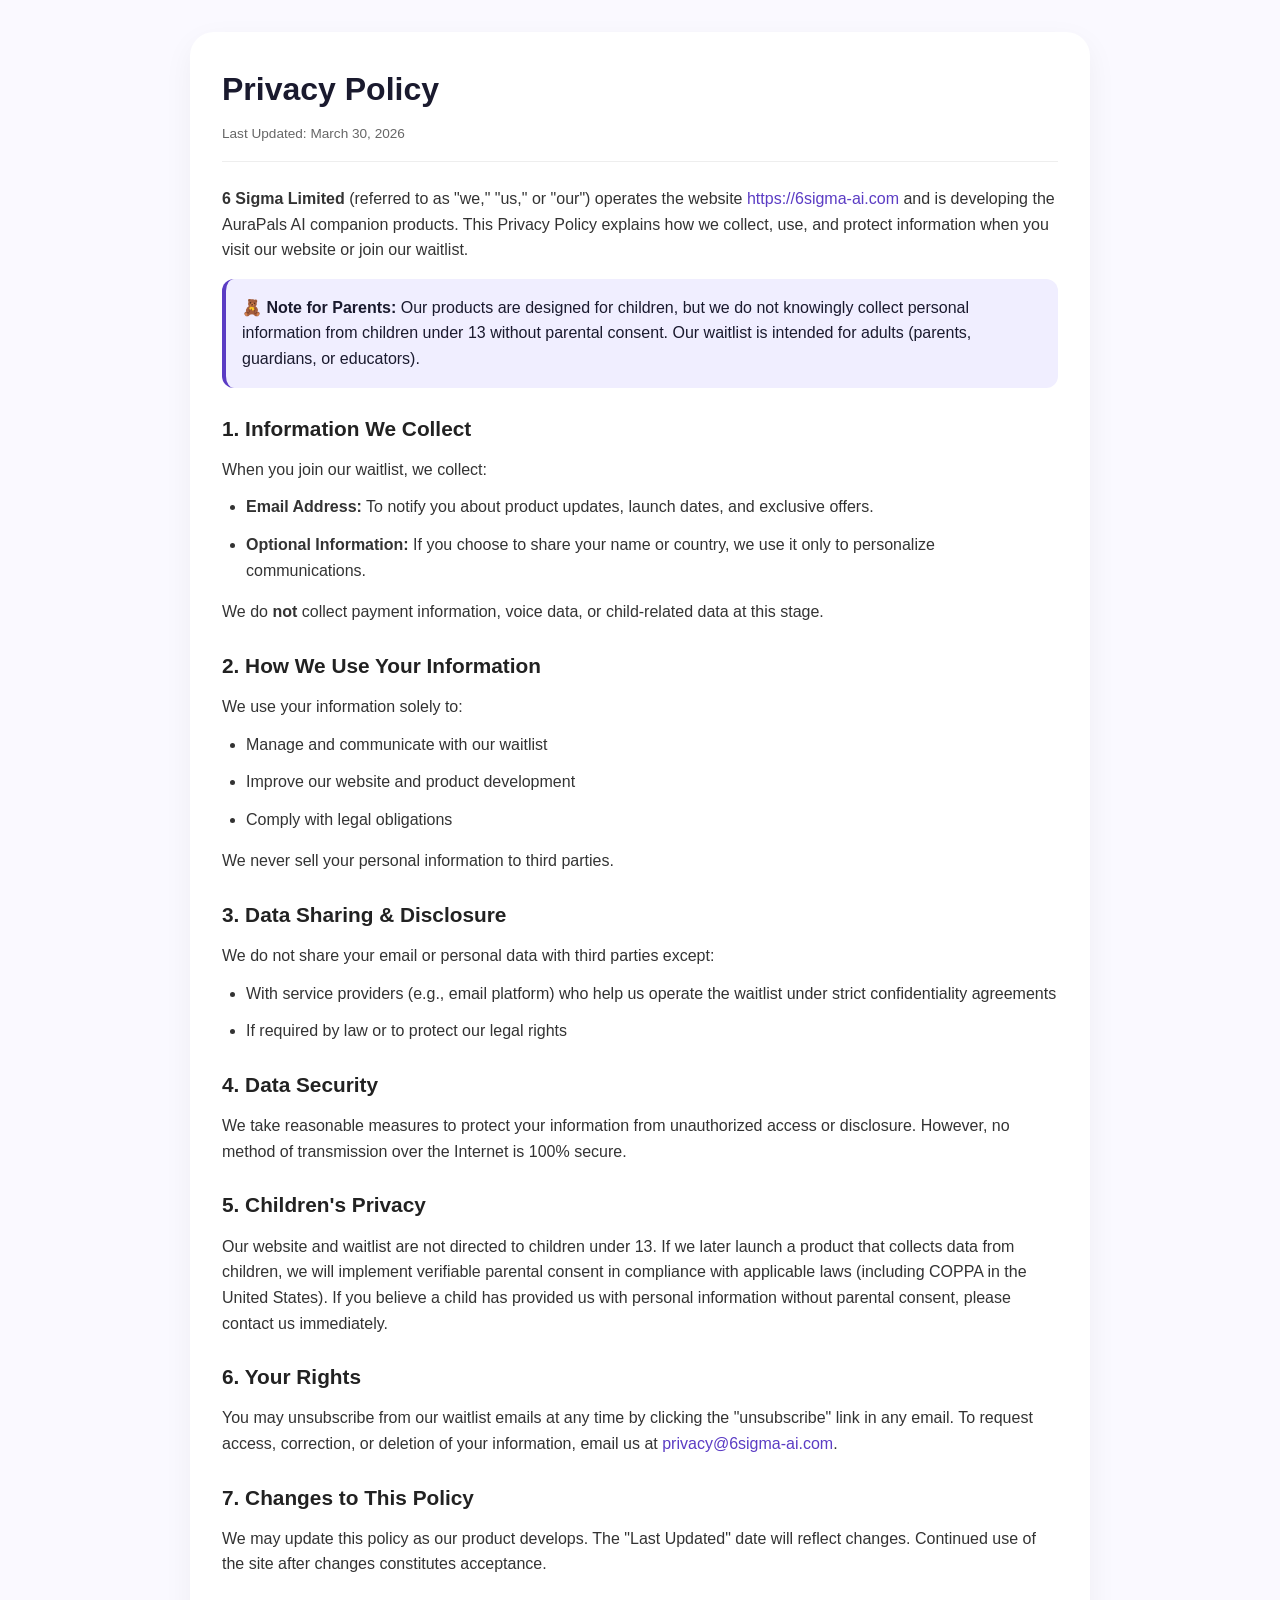
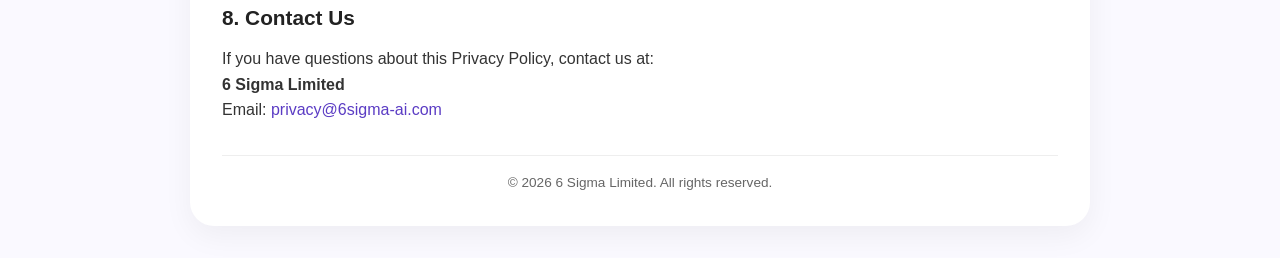
<file: privacy/Privacy Doc.html>
<!DOCTYPE html>
<html lang="en">
<head>
    <meta charset="UTF-8">
    <meta name="viewport" content="width=device-width, initial-scale=1.0">
    <title>Privacy Policy | 6 Sigma AI</title>
    <style>
        * {
            margin: 0;
            padding: 0;
            box-sizing: border-box;
        }
        body {
            font-family: -apple-system, BlinkMacSystemFont, 'Segoe UI', Roboto, Helvetica, Arial, sans-serif;
            line-height: 1.6;
            color: #1a1a2e;
            background: #faf9ff;
            padding: 2rem 1rem;
        }
        .container {
            max-width: 900px;
            margin: 0 auto;
            background: white;
            border-radius: 24px;
            box-shadow: 0 10px 30px rgba(0,0,0,0.05);
            padding: 2rem;
        }
        h1 {
            font-size: 2rem;
            margin-bottom: 0.5rem;
            color: #1a1a2e;
        }
        .last-updated {
            color: #666;
            font-size: 0.85rem;
            border-bottom: 1px solid #eee;
            padding-bottom: 1rem;
            margin-bottom: 1.5rem;
        }
        h2 {
            font-size: 1.3rem;
            margin: 1.5rem 0 0.75rem 0;
            color: #222;
        }
        p, li {
            margin-bottom: 0.75rem;
            color: #333;
        }
        ul {
            margin-left: 1.5rem;
            margin-bottom: 1rem;
        }
        a {
            color: #5b3cc4;
            text-decoration: none;
        }
        a:hover {
            text-decoration: underline;
        }
        .highlight {
            background: #f0eeff;
            padding: 1rem;
            border-radius: 12px;
            margin: 1rem 0;
            border-left: 4px solid #5b3cc4;
        }
        footer {
            margin-top: 2rem;
            padding-top: 1rem;
            border-top: 1px solid #eee;
            font-size: 0.85rem;
            text-align: center;
            color: #666;
        }
        @media (max-width: 600px) {
            .container {
                padding: 1.5rem;
            }
            h1 {
                font-size: 1.6rem;
            }
        }
    </style>
</head>
<body>
    <div class="container">
        <h1>Privacy Policy</h1>
        <div class="last-updated">Last Updated: March 30, 2026</div>

        <p><strong>6 Sigma Limited</strong> (referred to as "we," "us," or "our") operates the website <a href="https://6sigma-ai.com">https://6sigma-ai.com</a> and is developing the AuraPals AI companion products. This Privacy Policy explains how we collect, use, and protect information when you visit our website or join our waitlist.</p>

        <div class="highlight">
            <strong>🧸 Note for Parents:</strong> Our products are designed for children, but we do not knowingly collect personal information from children under 13 without parental consent. Our waitlist is intended for adults (parents, guardians, or educators).
        </div>

        <h2>1. Information We Collect</h2>
        <p>When you join our waitlist, we collect:</p>
        <ul>
            <li><strong>Email Address:</strong> To notify you about product updates, launch dates, and exclusive offers.</li>
            <li><strong>Optional Information:</strong> If you choose to share your name or country, we use it only to personalize communications.</li>
        </ul>
        <p>We do <strong>not</strong> collect payment information, voice data, or child-related data at this stage.</p>

        <h2>2. How We Use Your Information</h2>
        <p>We use your information solely to:</p>
        <ul>
            <li>Manage and communicate with our waitlist</li>
            <li>Improve our website and product development</li>
            <li>Comply with legal obligations</li>
        </ul>
        <p>We never sell your personal information to third parties.</p>

        <h2>3. Data Sharing & Disclosure</h2>
        <p>We do not share your email or personal data with third parties except:</p>
        <ul>
            <li>With service providers (e.g., email platform) who help us operate the waitlist under strict confidentiality agreements</li>
            <li>If required by law or to protect our legal rights</li>
        </ul>

        <h2>4. Data Security</h2>
        <p>We take reasonable measures to protect your information from unauthorized access or disclosure. However, no method of transmission over the Internet is 100% secure.</p>

        <h2>5. Children's Privacy</h2>
        <p>Our website and waitlist are not directed to children under 13. If we later launch a product that collects data from children, we will implement verifiable parental consent in compliance with applicable laws (including COPPA in the United States). If you believe a child has provided us with personal information without parental consent, please contact us immediately.</p>

        <h2>6. Your Rights</h2>
        <p>You may unsubscribe from our waitlist emails at any time by clicking the "unsubscribe" link in any email. To request access, correction, or deletion of your information, email us at <a href="mailto:privacy@6sigma-ai.com">privacy@6sigma-ai.com</a>.</p>

        <h2>7. Changes to This Policy</h2>
        <p>We may update this policy as our product develops. The "Last Updated" date will reflect changes. Continued use of the site after changes constitutes acceptance.</p>

        <h2>8. Contact Us</h2>
        <p>If you have questions about this Privacy Policy, contact us at:<br>
        <strong>6 Sigma Limited</strong><br>
        Email: <a href="mailto:privacy@6sigma-ai.com">privacy@6sigma-ai.com</a></p>

        <footer>
            &copy; 2026 6 Sigma Limited. All rights reserved.
        </footer>
    </div>
</body>
</html>
</file>
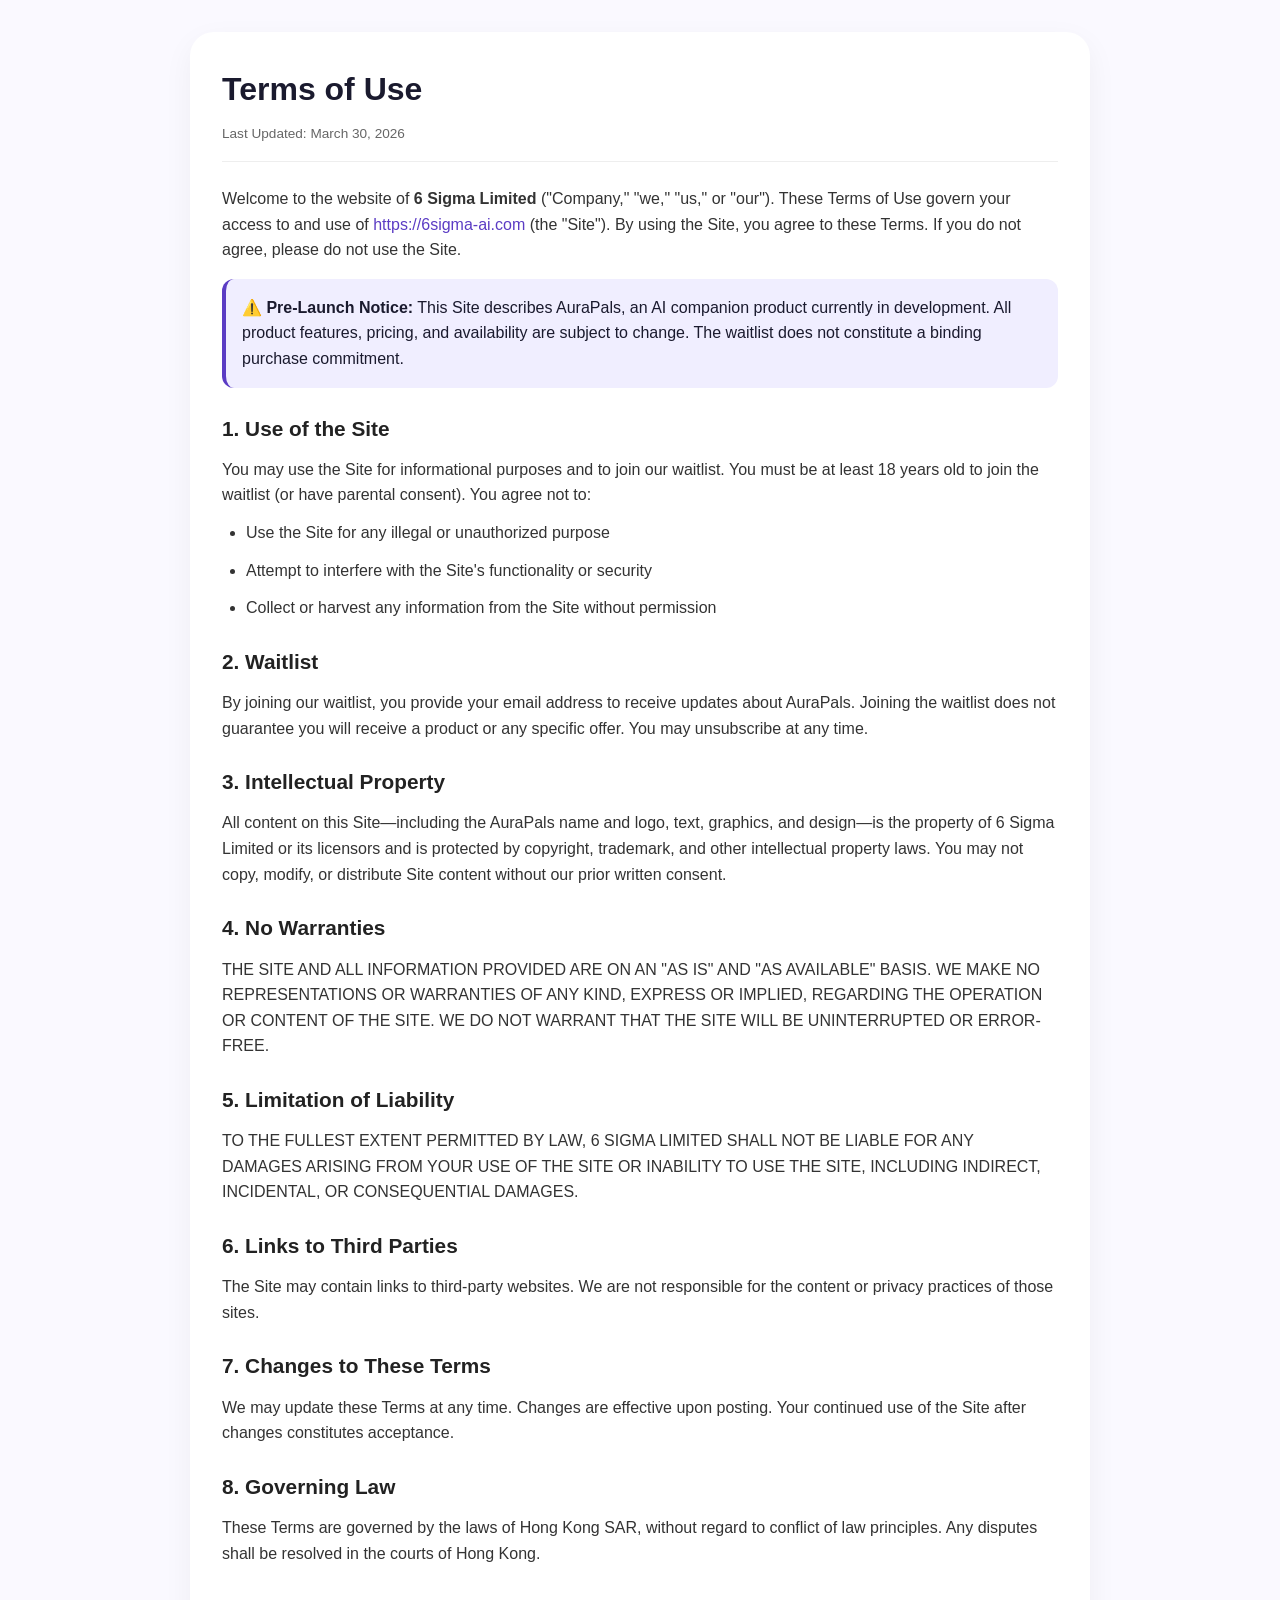
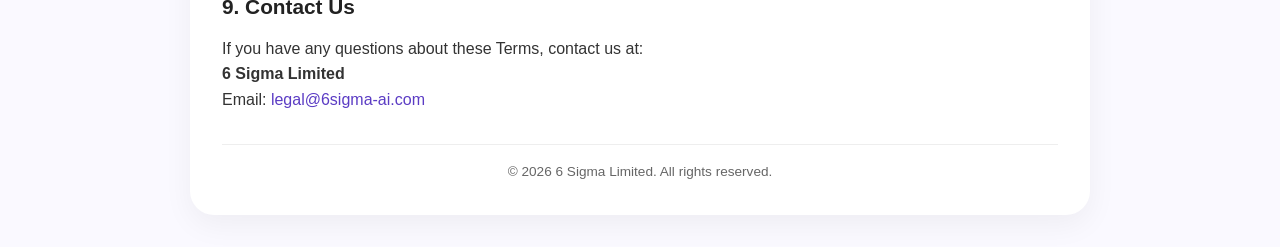
<file: privacy/ToU.html>
<!DOCTYPE html>
<html lang="en">
<head>
    <meta charset="UTF-8">
    <meta name="viewport" content="width=device-width, initial-scale=1.0">
    <title>Terms of Use | 6 Sigma AI</title>
    <style>
        * {
            margin: 0;
            padding: 0;
            box-sizing: border-box;
        }
        body {
            font-family: -apple-system, BlinkMacSystemFont, 'Segoe UI', Roboto, Helvetica, Arial, sans-serif;
            line-height: 1.6;
            color: #1a1a2e;
            background: #faf9ff;
            padding: 2rem 1rem;
        }
        .container {
            max-width: 900px;
            margin: 0 auto;
            background: white;
            border-radius: 24px;
            box-shadow: 0 10px 30px rgba(0,0,0,0.05);
            padding: 2rem;
        }
        h1 {
            font-size: 2rem;
            margin-bottom: 0.5rem;
            color: #1a1a2e;
        }
        .last-updated {
            color: #666;
            font-size: 0.85rem;
            border-bottom: 1px solid #eee;
            padding-bottom: 1rem;
            margin-bottom: 1.5rem;
        }
        h2 {
            font-size: 1.3rem;
            margin: 1.5rem 0 0.75rem 0;
            color: #222;
        }
        p, li {
            margin-bottom: 0.75rem;
            color: #333;
        }
        ul {
            margin-left: 1.5rem;
            margin-bottom: 1rem;
        }
        a {
            color: #5b3cc4;
            text-decoration: none;
        }
        a:hover {
            text-decoration: underline;
        }
        .highlight {
            background: #f0eeff;
            padding: 1rem;
            border-radius: 12px;
            margin: 1rem 0;
            border-left: 4px solid #5b3cc4;
        }
        footer {
            margin-top: 2rem;
            padding-top: 1rem;
            border-top: 1px solid #eee;
            font-size: 0.85rem;
            text-align: center;
            color: #666;
        }
        @media (max-width: 600px) {
            .container {
                padding: 1.5rem;
            }
            h1 {
                font-size: 1.6rem;
            }
        }
    </style>
</head>
<body>
    <div class="container">
        <h1>Terms of Use</h1>
        <div class="last-updated">Last Updated: March 30, 2026</div>

        <p>Welcome to the website of <strong>6 Sigma Limited</strong> ("Company," "we," "us," or "our"). These Terms of Use govern your access to and use of <a href="https://6sigma-ai.com">https://6sigma-ai.com</a> (the "Site"). By using the Site, you agree to these Terms. If you do not agree, please do not use the Site.</p>

        <div class="highlight">
            <strong>⚠️ Pre-Launch Notice:</strong> This Site describes AuraPals, an AI companion product currently in development. All product features, pricing, and availability are subject to change. The waitlist does not constitute a binding purchase commitment.
        </div>

        <h2>1. Use of the Site</h2>
        <p>You may use the Site for informational purposes and to join our waitlist. You must be at least 18 years old to join the waitlist (or have parental consent). You agree not to:</p>
        <ul>
            <li>Use the Site for any illegal or unauthorized purpose</li>
            <li>Attempt to interfere with the Site's functionality or security</li>
            <li>Collect or harvest any information from the Site without permission</li>
        </ul>

        <h2>2. Waitlist</h2>
        <p>By joining our waitlist, you provide your email address to receive updates about AuraPals. Joining the waitlist does not guarantee you will receive a product or any specific offer. You may unsubscribe at any time.</p>

        <h2>3. Intellectual Property</h2>
        <p>All content on this Site—including the AuraPals name and logo, text, graphics, and design—is the property of 6 Sigma Limited or its licensors and is protected by copyright, trademark, and other intellectual property laws. You may not copy, modify, or distribute Site content without our prior written consent.</p>

        <h2>4. No Warranties</h2>
        <p>THE SITE AND ALL INFORMATION PROVIDED ARE ON AN "AS IS" AND "AS AVAILABLE" BASIS. WE MAKE NO REPRESENTATIONS OR WARRANTIES OF ANY KIND, EXPRESS OR IMPLIED, REGARDING THE OPERATION OR CONTENT OF THE SITE. WE DO NOT WARRANT THAT THE SITE WILL BE UNINTERRUPTED OR ERROR-FREE.</p>

        <h2>5. Limitation of Liability</h2>
        <p>TO THE FULLEST EXTENT PERMITTED BY LAW, 6 SIGMA LIMITED SHALL NOT BE LIABLE FOR ANY DAMAGES ARISING FROM YOUR USE OF THE SITE OR INABILITY TO USE THE SITE, INCLUDING INDIRECT, INCIDENTAL, OR CONSEQUENTIAL DAMAGES.</p>

        <h2>6. Links to Third Parties</h2>
        <p>The Site may contain links to third-party websites. We are not responsible for the content or privacy practices of those sites.</p>

        <h2>7. Changes to These Terms</h2>
        <p>We may update these Terms at any time. Changes are effective upon posting. Your continued use of the Site after changes constitutes acceptance.</p>

        <h2>8. Governing Law</h2>
        <p>These Terms are governed by the laws of Hong Kong SAR, without regard to conflict of law principles. Any disputes shall be resolved in the courts of Hong Kong.</p>

        <h2>9. Contact Us</h2>
        <p>If you have any questions about these Terms, contact us at:<br>
        <strong>6 Sigma Limited</strong><br>
        Email: <a href="mailto:legal@6sigma-ai.com">legal@6sigma-ai.com</a></p>

        <footer>
            &copy; 2026 6 Sigma Limited. All rights reserved.
        </footer>
    </div>
</body>
</html>
</file>
